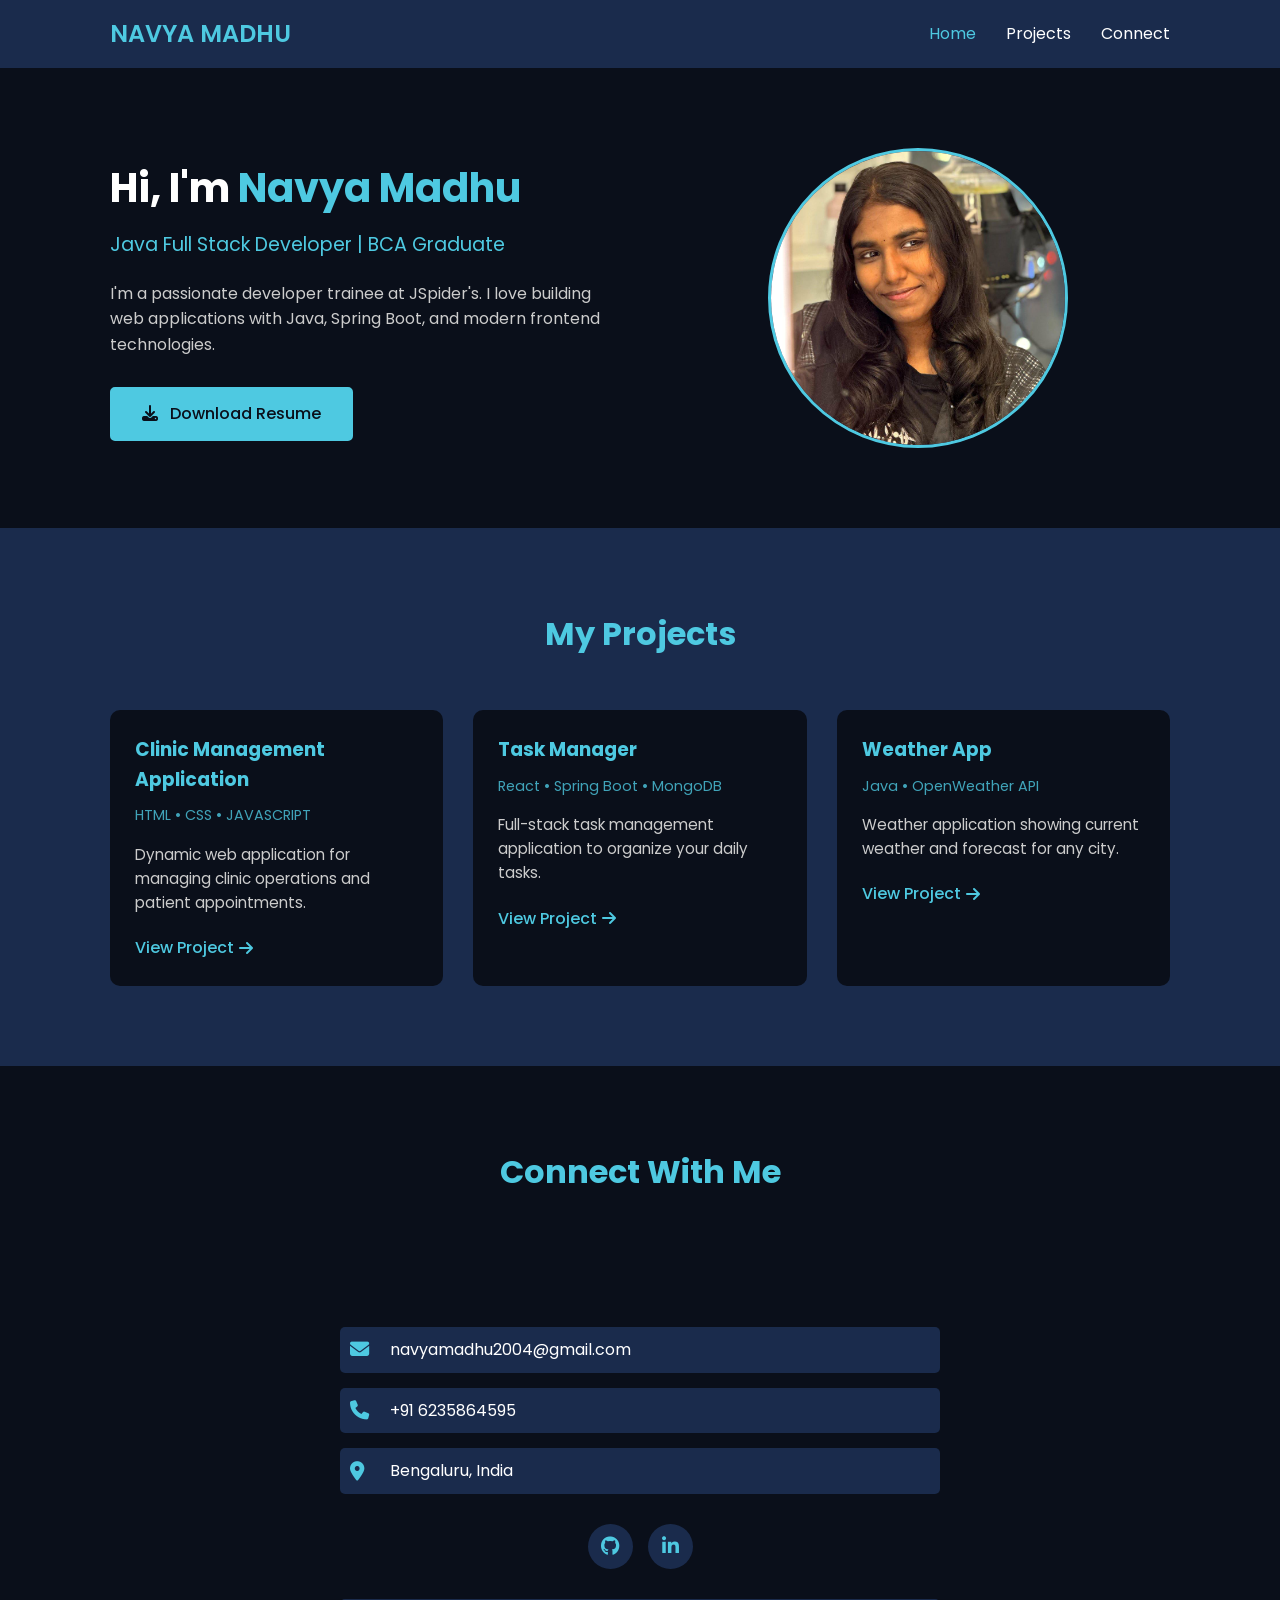
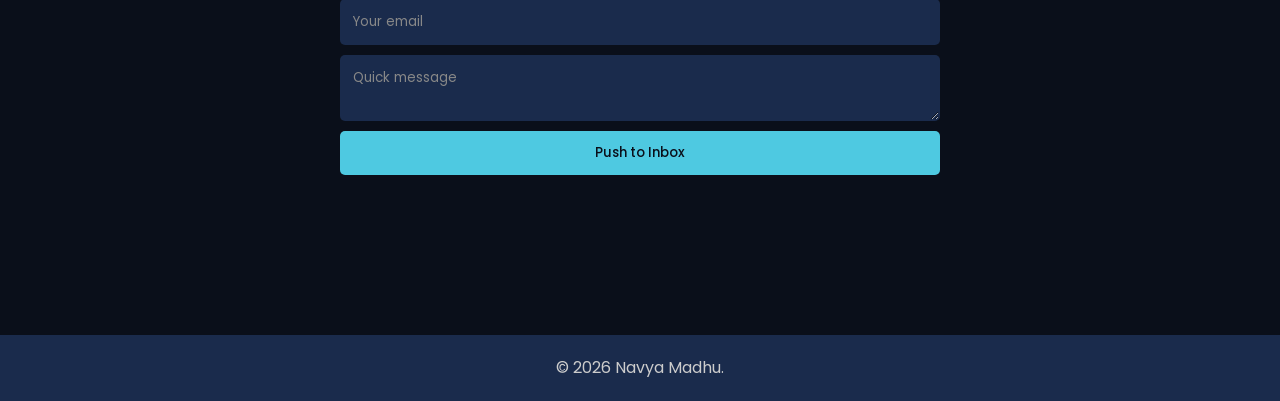
<file: index.html>
<!DOCTYPE html>
<html lang="en">
<head>
    <meta charset="UTF-8">
    <meta name="viewport" content="width=device-width, initial-scale=1.0">
    <title>My Portfolio</title>
    <link rel="stylesheet" href="https://cdnjs.cloudflare.com/ajax/libs/font-awesome/6.4.0/css/all.min.css">
    <link href="https://fonts.googleapis.com/css2?family=Poppins:wght@300;400;500;600&display=swap" rel="stylesheet">
    <link rel="stylesheet" href="./style.css">
    <script src="./script.js"></script>
</head>
<body>
    <!-- Nav Bar -->
    <nav class="navbar">
        <div class="container">
            <div class="nav-content">
                <div class="logo">NAVYA MADHU</div>
                <ul class="nav-links">
                    <li><a href="#home">Home</a></li>
                    <li><a href="#projects">Projects</a></li>
                    <li><a href="#connect">Connect</a></li>
                </ul>
            </div>
        </div>
    </nav>

    <!-- Home Section -->
    <section id="home" class="home">
        <div class="container">
            <div class="home-content">
                <!-- Small Description -->
                <div class="intro-text">
                    <h1>Hi, I'm <span class="name">Navya Madhu</span></h1>
                    <p class="title">Java Full Stack Developer | BCA Graduate</p>
                    <p class="description">
                        I'm a passionate developer trainee at JSpider's. 
                        I love building web applications with Java, Spring Boot, 
                        and modern frontend technologies.
                    </p>
                    
                    <!-- Download Resume Button -->
                    <a href="./resume.pdf" download class="btn">
                        <i class="fas fa-download"></i> Download Resume
                    </a>
                </div>

                <!-- Photo -->
                <div class="photo">
                    <div class="photo-placeholder">
                       <img src="navya.jpeg" alt="Navya Madhu">
                        <!-- <i class="fas fag-user-circle"></i> -->
                        <!-- <img src="your-photo.jpg" alt="Your Name"> -->
                    </div>
                </div>
            </div>
        </div>
    </section>

    <!-- Projects Section -->
    <section id="projects" class="projects">
        <div class="container">
            <h2 class="section-title">My Projects</h2>
            <div class="projects-grid">
                <!-- Project 1 -->
                <div class="project-card">
                    <h3>Clinic Management Application</h3>
                    <p class="tech">HTML • CSS • JAVASCRIPT</p>
                    <p class="desc">Dynamic web application for managing clinic operations and patient appointments.</p>
                    <a href="./project.html" class="project-link">View Project <i class="fas fa-arrow-right"></i></a>
                </div>

                <!-- Project 2 -->
                <div class="project-card">
                    <h3>Task Manager</h3>
                    <p class="tech">React • Spring Boot • MongoDB</p>
                    <p class="desc">Full-stack task management application to organize your daily tasks.</p>
                    <a href="#" class="project-link">View Project <i class="fas fa-arrow-right"></i></a>
                </div>

                <!-- Project 3 -->
                <div class="project-card">
                    <h3>Weather App</h3>
                    <p class="tech">Java • OpenWeather API</p>
                    <p class="desc">Weather application showing current weather and forecast for any city.</p>
                    <a href="#" class="project-link">View Project <i class="fas fa-arrow-right"></i></a>
                </div>
            </div>
        </div>
    </section>

    <!-- Connect Section -->
    <section id="connect" class="connect">
        <div class="container">
            <h2 class="section-title">Connect With Me</h2>
            <div class="connect-content">
                <!-- Contact Info -->
                <div class="contact-info">
                    <div class="contact-item">
                        <i class="fas fa-envelope"></i>
                        <a href="mailto:your.email@example.com">navyamadhu2004@gmail.com</a>
                    </div>
                    <div class="contact-item">
                        <i class="fas fa-phone"></i>
                        <a href="tel:+919876543210">+91 6235864595</a>
                    </div>
                    <div class="contact-item">
                        <i class="fas fa-map-marker-alt"></i>
                        <span>Bengaluru, India</span>
                    </div>
                </div>

                <!-- Social Links -->
                <div class="social-links">
                    <a href="https://github.com/navya-jpg" class="social-icon"><i class="fab fa-github"></i></a>
                    <a href="https://www.linkedin.com/in/navya-madhu-439824333?utm_source=share&utm_campaign=share_via&utm_content=profile&utm_medium=android_app" class="social-icon"><i class="fab fa-linkedin-in"></i></a>
                    <!-- <a href="#" class="social-icon"><i class="fab fa-twitter"></i></a> -->
                    <!-- <a href="#" class="social-icon"><i class="fab fa-instagram"></i></a> -->
                </div>

                <!-- Quick Contact Form -->
                <form class="quick-form" action="https://formspree.io/f/YOUR_FORM_ID" method="POST">
                    <input type="email" name="email" placeholder="Your email" required>
                    <textarea name="message" rows="2" placeholder="Quick message" required></textarea>
                    <button type="submit" class="btn-small">Push to Inbox</button>
                </form>
            </div>
        </div>
    </section>

    <!-- Footer -->
    <footer>
        <div class="container">
            <p>&copy; 2026 Navya Madhu.</p>
        </div>
    </footer>
    </body>
</html>
</file>
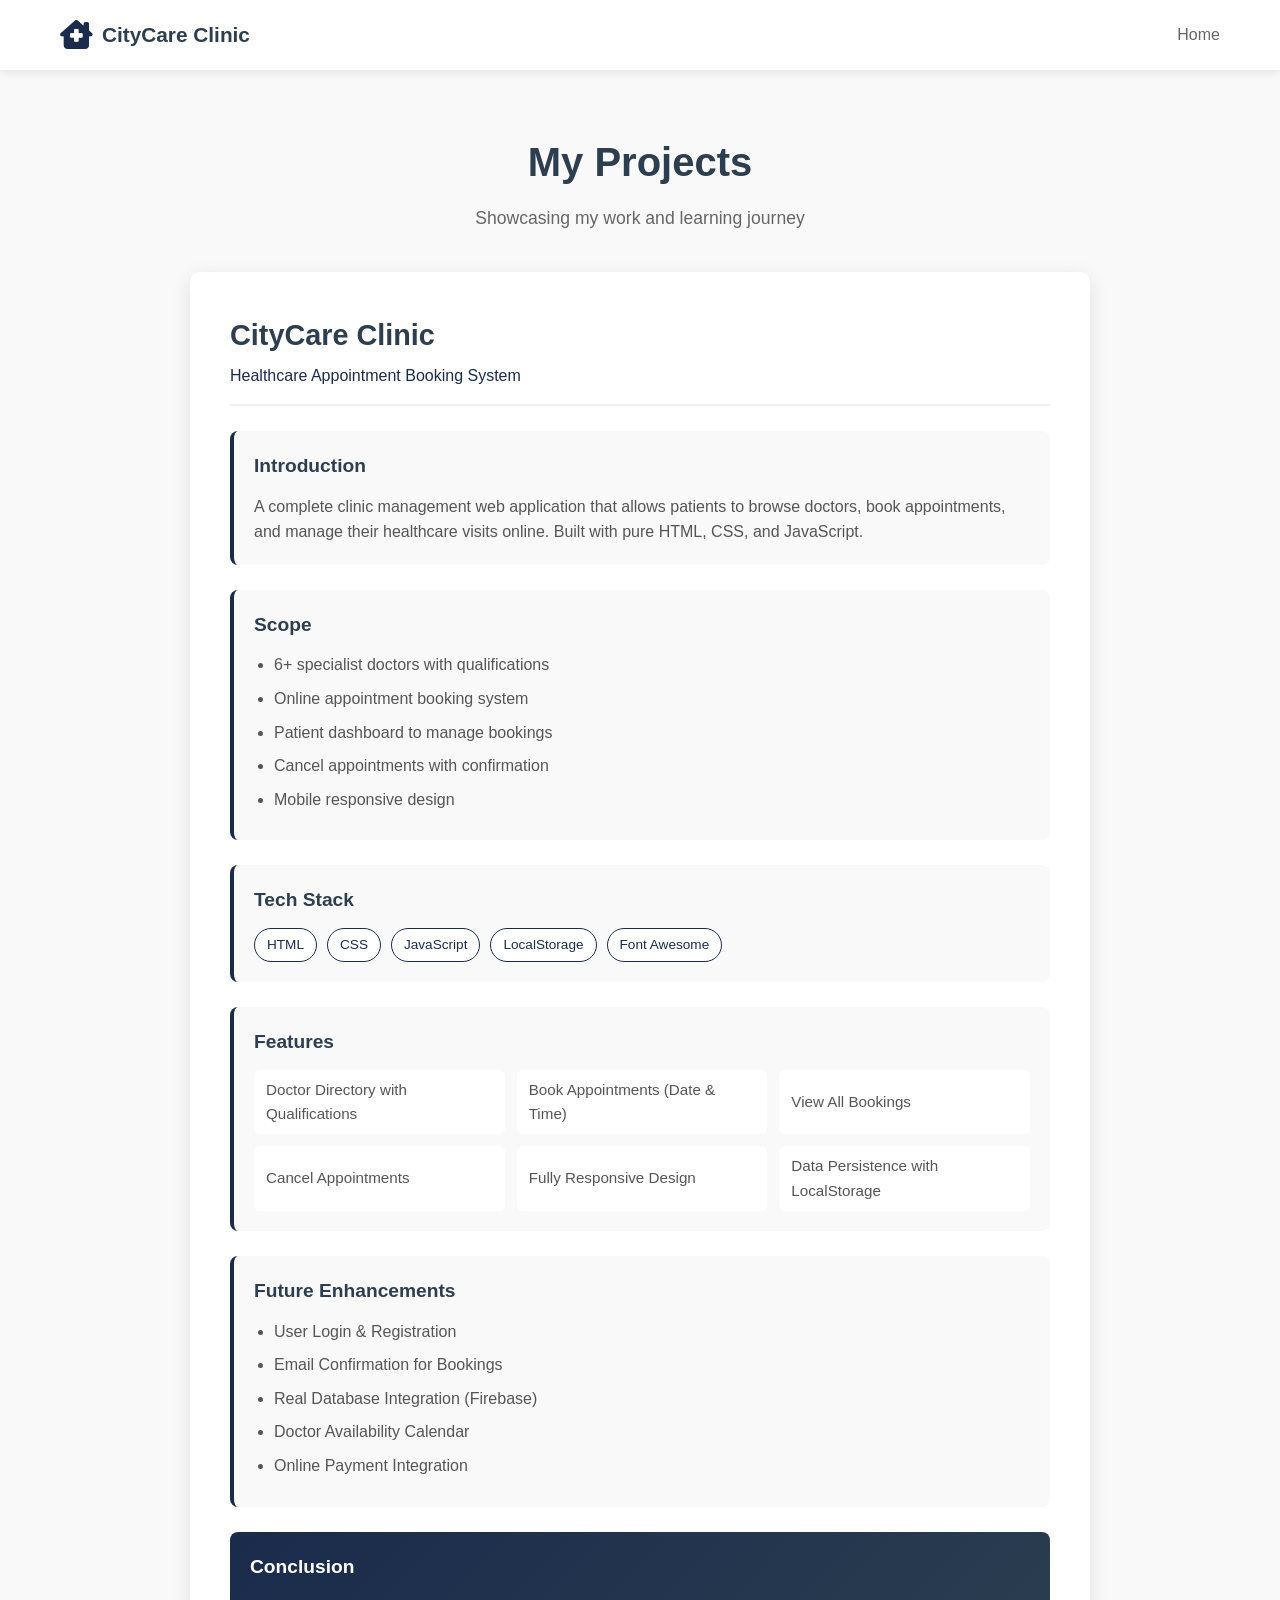
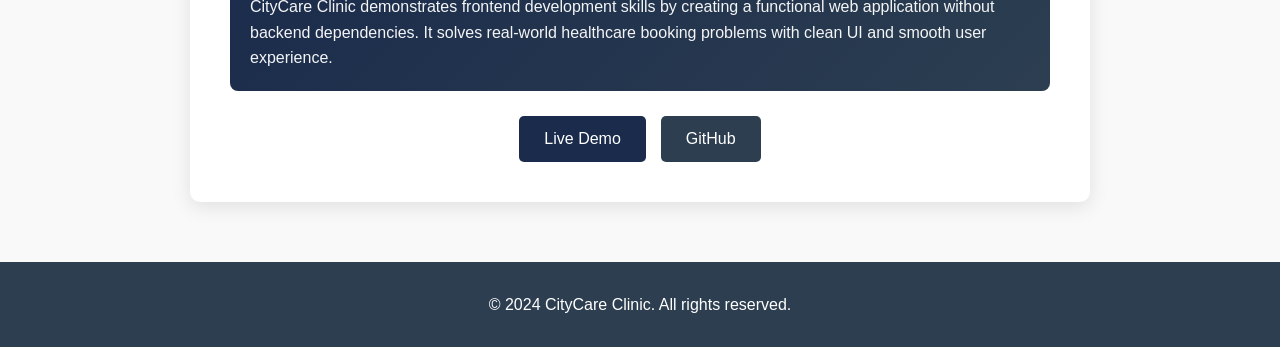
<file: project.html>
<!DOCTYPE html>
<html lang="en">
<head>
    <meta charset="UTF-8">
    <meta name="viewport" content="width=device-width, initial-scale=1.0">
    <title>My Projects - CityCare Clinic</title>
    <link rel="stylesheet" href="./project.css">
    <link rel="stylesheet" href="https://cdnjs.cloudflare.com/ajax/libs/font-awesome/6.0.0/css/all.min.css">
</head>
<body>
    <!-- Navigation -->
    <nav class="navbar">
        <div class="container">
            <div class="logo">
                <i class="fas fa-clinic-medical"></i>
                <span>CityCare Clinic</span>
            </div>
            <ul class="nav-links">
                <li><a href="index.html">Home</a></li>
                <!-- <li><a href="doctors.html">Doctors</a></li> -->
                <!-- <li><a href="book.html">Book Appointment</a></li> -->
                <!-- <li><a href="my-bookings.html">My Bookings</a></li> -->
                <!-- <li><a href="projects.html" class="active">Projects</a></li> -->
            </ul>
        </div>
    </nav>

    <!-- Projects Section -->
    <section class="projects-section">
        <div class="container">
            <h1 class="page-title">My Projects</h1>
            <p class="page-subtitle">Showcasing my work and learning journey</p>

            <!-- Project Card -->
            <div class="project-card">
                <h2>CityCare Clinic</h2>
                <p class="project-type">Healthcare Appointment Booking System</p>

                <!-- Introduction -->
                <div class="info-box">
                    <h3>Introduction</h3>
                    <p>A complete clinic management web application that allows patients to browse doctors, book appointments, and manage their healthcare visits online. Built with pure HTML, CSS, and JavaScript.</p>
                </div>

                <!-- Scope -->
                <div class="info-box">
                    <h3>Scope</h3>
                    <ul>
                        <li>6+ specialist doctors with qualifications</li>
                        <li>Online appointment booking system</li>
                        <li>Patient dashboard to manage bookings</li>
                        <li>Cancel appointments with confirmation</li>
                        <li>Mobile responsive design</li>
                    </ul>
                </div>

                <!-- Tech Stack -->
                <div class="info-box">
                    <h3>Tech Stack</h3>
                    <div class="tech-tags">
                        <span>HTML</span>
                        <span>CSS</span>
                        <span>JavaScript</span>
                        <span>LocalStorage</span>
                        <span>Font Awesome</span>
                    </div>
                </div>

                <!-- Features -->
                <div class="info-box">
                    <h3>Features</h3>
                    <div class="features-list">
                        <div class="feature-item">
                          
                            <span>Doctor Directory with Qualifications</span>
                        </div>
                        <div class="feature-item">
                            
                            <span>Book Appointments (Date & Time)</span>
                        </div>
                        <div class="feature-item">
                           
                            <span>View All Bookings</span>
                        </div>
                        <div class="feature-item">
                           
                            <span>Cancel Appointments</span>
                        </div>
                        <div class="feature-item">
                            
                            <span>Fully Responsive Design</span>
                        </div>
                        <div class="feature-item">
                      
                            <span>Data Persistence with LocalStorage</span>
                        </div>
                    </div>
                </div>

                <!-- Future Enhancements -->
                <div class="info-box">
                    <h3> Future Enhancements</h3>
                    <ul>
                        <li>User Login & Registration</li>
                        <li>Email Confirmation for Bookings</li>
                        <li>Real Database Integration (Firebase)</li>
                        <li>Doctor Availability Calendar</li>
                        <li>Online Payment Integration</li>
                    </ul>
                </div>

                <!-- Conclusion -->
                <div class="info-box conclusion">
                    <h3>Conclusion</h3>
                    <p>CityCare Clinic demonstrates frontend development skills by creating a functional web application without backend dependencies. It solves real-world healthcare booking problems with clean UI and smooth user experience.</p>
                </div>

                <!-- Links -->
                <div class="project-links">
                    <a href="#" class="btn btn-primary">Live Demo</a>
                    <a href="#" class="btn btn-secondary">GitHub</a>
                </div>
            </div>
        </div>
    </section>

    <!-- Footer -->
    <footer>
        <div class="container">
            <p>&copy; 2024 CityCare Clinic. All rights reserved.</p>
        </div>
    </footer>
</body>
</html>
</file>
<file: style.css>
/* style.css */

* {
    margin: 0;
    padding: 0;
    box-sizing: border-box;
}

body {
    font-family: 'Poppins', sans-serif;
    background: #0a0f1a;  /* Black */
    color: #fff;
    line-height: 1.6;
}

.container {
    max-width: 1100px;
    margin: 0 auto;
    padding: 0 20px;
}

/* Navigation */
.navbar {
    background: #1a2b4c;  /* Navy */
    padding: 15px 0;
    position: sticky;
    top: 0;
    z-index: 100;
}

.nav-content {
    display: flex;
    justify-content: space-between;
    align-items: center;
}

.logo {
    font-size: 1.5rem;
    font-weight: 600;
    color: #4ec9e1;  /* Sky Blue */
}

.nav-links {
    display: flex;
    list-style: none;
    gap: 30px;
}

.nav-links a {
    color: #fff;
    text-decoration: none;
    transition: color 0.3s;
}

.nav-links a:hover,
.nav-links a.active {
    color: #4ec9e1;
}

/* Home Section */
.home {
    padding: 80px 0;
    background: #0a0f1a;
}

.home-content {
    display: grid;
    grid-template-columns: 1fr 1fr;
    gap: 50px;
    align-items: center;
}

.intro-text h1 {
    font-size: 2.5rem;
    margin-bottom: 10px;
}

.name {
    color: #4ec9e1;
}

.title {
    font-size: 1.2rem;
    color: #4ec9e1;
    margin-bottom: 20px;
}

.description {
    color: #ccc;
    margin-bottom: 30px;
    max-width: 500px;
}

/* Download Button */
.btn {
    display: inline-block;
    padding: 12px 30px;
    background: #4ec9e1;
    color: #0a0f1a;
    text-decoration: none;
    border-radius: 5px;
    font-weight: 500;
    transition: all 0.3s;
    border: 2px solid #4ec9e1;
}

.btn:hover {
    background: transparent;
    color: #4ec9e1;
}

.btn i {
    margin-right: 8px;
}

/* Photo */
.photo-placeholder {
    width: 300px;
    height: 300px;
    background: #1a2b4c;
    border-radius: 50%;
    display: flex;
    align-items: center;
    justify-content: center;
    margin: 0 auto;
    border: 3px solid #4ec9e1;
}

.photo-placeholder i {
    font-size: 150px;
    color: #4ec9e1;
}

.photo-placeholder img {
    width: 100%;
    height: 100%;
    object-fit: cover;
    border-radius: 50%;
}

/* Projects Section */
.projects {
    padding: 80px 0;
    background: #1a2b4c;
}

.section-title {
    font-size: 2rem;
    text-align: center;
    margin-bottom: 50px;
    color: #4ec9e1;
}

.projects-grid {
    display: grid;
    grid-template-columns: repeat(auto-fit, minmax(300px, 1fr));
    gap: 30px;
}

.project-card {
    background: #0a0f1a;
    padding: 25px;
    border-radius: 10px;
    transition: transform 0.3s;
}

.project-card:hover {
    transform: translateY(-5px);
}

.project-card h3 {
    color: #4ec9e1;
    margin-bottom: 10px;
}

.tech {
    color: #4ec9e1;
    font-size: 0.9rem;
    margin-bottom: 15px;
    opacity: 0.8;
}

.desc {
    color: #ccc;
    margin-bottom: 20px;
    font-size: 0.95rem;
}

.project-link {
    color: #4ec9e1;
    text-decoration: none;
    display: inline-flex;
    align-items: center;
    gap: 5px;
    font-weight: 500;
}

.project-link:hover {
    gap: 10px;
}

/* Connect Section */
.connect {
    padding: 80px 0;
    background: #0a0f1a;
}

.connect-content {
    padding: 80px 0;
    max-width: 600px;
    margin: 0 auto;
}

.contact-info {
    margin-bottom: 30px;
}

.contact-item {
    display: flex;
    align-items: center;
    gap: 15px;
    margin-bottom: 15px;
    padding: 10px;
    background: #1a2b4c;
    border-radius: 5px;
}

.contact-item i {
    width: 25px;
    color: #4ec9e1;
    font-size: 1.2rem;
}

.contact-item a,
.contact-item span {
    color: #fff;
    text-decoration: none;
}

.contact-item a:hover {
    color: #4ec9e1;
}

/* Social Links */
.social-links {
    display: flex;
    gap: 15px;
    justify-content: center;
    margin-bottom: 30px;
}

.social-icon {
    width: 45px;
    height: 45px;
    background: #1a2b4c;
    border-radius: 50%;
    display: flex;
    align-items: center;
    justify-content: center;
    color: #4ec9e1;
    text-decoration: none;
    transition: all 0.3s;
    font-size: 1.2rem;
}

.social-icon:hover {
    background: #4ec9e1;
    color: #0a0f1a;
    transform: translateY(-3px);
}

/* Quick Form */
.quick-form {
    display: flex;
    flex-direction: column;
    gap: 10px;
}

.quick-form input,
.quick-form textarea {
    padding: 12px;
    background: #1a2b4c;
    border: 1px solid transparent;
    border-radius: 5px;
    color: #fff;
    font-family: 'Poppins', sans-serif;
}

.quick-form input:focus,
.quick-form textarea:focus {
    outline: none;
    border-color: #4ec9e1;
}

.quick-form input::placeholder,
.quick-form textarea::placeholder {
    color: #888;
}

.btn-small {
    padding: 12px;
    background: #4ec9e1;
    color: #0a0f1a;
    border: none;
    border-radius: 5px;
    cursor: pointer;
    font-weight: 500;
    font-family: 'Poppins', sans-serif;
    transition: all 0.3s;
}

.btn-small:hover {
    background: transparent;
    color: #4ec9e1;
    border: 2px solid #4ec9e1;
    padding: 10px;
}

/* Footer */
footer {
    background: #1a2b4c;
    padding: 20px 0;
    text-align: center;
    color: #ccc;
}

/* Responsive */
@media (max-width: 768px) {
    .home-content {
        grid-template-columns: 1fr;
        text-align: center;
    }
    
    .intro-text {
        order: 2;
    }
    
    .photo {
        order: 1;
    }
    
    .description {
        margin: 0 auto 30px;
    }
    
    .nav-links {
        gap: 15px;
    }
}

@media (max-width: 480px) {
    .nav-content {
        flex-direction: column;
        gap: 10px;
    }
    
    .intro-text h1 {
        font-size: 2rem;
    }
    
    .photo-placeholder {
        width: 200px;
        height: 200px;
    }
    
    .photo-placeholder i {
        font-size: 100px;
    }
}
</file>
<file: project.css>
* {
    margin: 0;
    padding: 0;
    box-sizing: border-box;
}

body {
    font-family: -apple-system, BlinkMacSystemFont, 'Segoe UI', Roboto, Oxygen, Ubuntu, sans-serif;
    line-height: 1.6;
    color: #333;
    min-height: 100vh;
    display: flex;
    flex-direction: column;
}

.container {
    max-width: 1200px;
    margin: 0 auto;
    padding: 0 20px;
}

/* ===== NAVIGATION (Same as CityCare) ===== */
.navbar {
    background: white;
    box-shadow: 0 2px 10px rgba(0,0,0,0.1);
    position: sticky;
    top: 0;
    z-index: 100;
}

.navbar .container {
    display: flex;
    justify-content: space-between;
    align-items: center;
    height: 70px;
}

.logo {
    display: flex;
    align-items: center;
    gap: 10px;
    font-size: 1.3rem;
    font-weight: bold;
    color: #2c3e50;
}

.logo i {
    color: #1a2b4c;
    font-size: 1.8rem;
}

.nav-links {
    display: flex;
    list-style: none;
    gap: 30px;
}

.nav-links a {
    text-decoration: none;
    color: #666;
    font-weight: 500;
    transition: color 0.3s;
    padding: 5px 0;
    position: relative;
}

.nav-links a:hover,
.nav-links a.active {
    color: #1a2b4c;
}

.nav-links a.active::after {
    content: '';
    position: absolute;
    bottom: 0;
    left: 0;
    width: 100%;
    height: 2px;
    background: #1a2b4c;
}

/* ===== PROJECTS SECTION ===== */
.projects-section {
    padding: 60px 0;
    flex: 1;
    background: #f9f9f9;
}

.page-title {
    text-align: center;
    font-size: 2.5rem;
    color: #2c3e50;
    margin-bottom: 10px;
}

.page-subtitle {
    text-align: center;
    font-size: 1.1rem;
    color: #666;
    margin-bottom: 40px;
}

/* ===== PROJECT CARD ===== */
.project-card {
    background: white;
    border-radius: 10px;
    padding: 40px;
    max-width: 900px;
    margin: 0 auto;
    box-shadow: 0 5px 20px rgba(0,0,0,0.1);
}

.project-card h2 {
    color: #2c3e50;
    font-size: 1.8rem;
    margin-bottom: 5px;
}

.project-type {
    color: #1a2b4c;
    font-weight: 500;
    margin-bottom: 25px;
    padding-bottom: 15px;
    border-bottom: 2px solid #f0f0f0;
}

/* ===== INFO BOXES ===== */
.info-box {
    margin-bottom: 25px;
    padding: 20px;
    background: #f9f9f9;
    border-radius: 8px;
    border-left: 4px solid #1a2b4c;
}

.info-box h3 {
    color: #2c3e50;
    margin-bottom: 12px;
    font-size: 1.2rem;
    display: flex;
    align-items: center;
    gap: 8px;
}

.info-box h3 i {
    color: #1a2b4c;
}

.info-box p {
    color: #555;
    line-height: 1.6;
}

.info-box ul {
    margin-left: 20px;
    color: #555;
}

.info-box li {
    margin-bottom: 8px;
}

/* ===== TECH TAGS ===== */
.tech-tags {
    display: flex;
    flex-wrap: wrap;
    gap: 10px;
    margin-top: 5px;
}

.tech-tags span {
    background: white;
    color: #1a2b4c;
    padding: 5px 12px;
    border-radius: 20px;
    font-size: 0.85rem;
    font-weight: 500;
    border: 1px solid #1a2b4c;
}

/* ===== FEATURES LIST ===== */
.features-list {
    display: grid;
    grid-template-columns: repeat(auto-fit, minmax(250px, 1fr));
    gap: 12px;
    margin-top: 5px;
}

.feature-item {
    display: flex;
    align-items: center;
    gap: 10px;
    padding: 8px 12px;
    background: white;
    border-radius: 6px;
}

.feature-item i {
    color: #1a2b4c;
    width: 20px;
    font-size: 0.9rem;
}

.feature-item span {
    color: #555;
    font-size: 0.95rem;
}

/* ===== CONCLUSION BOX ===== */
.conclusion {
    background: linear-gradient(135deg, #1a2b4c, #2c3e50);
    border-left: none;
    color: white;
}

.conclusion h3 {
    color: white;
}

.conclusion h3 i {
    color: white;
}

.conclusion p {
    color: rgba(255,255,255,0.95);
}

/* ===== PROJECT LINKS ===== */
.project-links {
    display: flex;
    gap: 15px;
    margin-top: 25px;
    justify-content: center;
}

.btn {
    display: inline-block;
    padding: 10px 25px;
    border-radius: 5px;
    text-decoration: none;
    font-weight: 500;
    transition: all 0.3s;
}

.btn-primary {
    background: #1a2b4c;
    color: white;
}

.btn-primary:hover {
    background: #1a2b4c;
    transform: translateY(-2px);
}

.btn-secondary {
    background: #2c3e50;
    color: white;
}

.btn-secondary:hover {
    background: #1a2632;
    transform: translateY(-2px);
}

/* ===== FOOTER ===== */
footer {
    background: #2c3e50;
    color: white;
    padding: 30px 0;
    text-align: center;
    margin-top: auto;
}

/* ===== RESPONSIVE ===== */
@media (max-width: 768px) {
    .navbar .container {
        flex-direction: column;
        height: auto;
        padding: 15px;
    }
    
    .nav-links {
        margin-top: 15px;
        flex-wrap: wrap;
        justify-content: center;
        gap: 20px;
    }
    
    .page-title {
        font-size: 1.8rem;
    }
    
    .project-card {
        padding: 25px;
    }
    
    .project-card h2 {
        font-size: 1.5rem;
    }
    
    .features-list {
        grid-template-columns: 1fr;
    }
    
    .project-links {
        flex-direction: column;
        align-items: center;
    }
    
    .btn {
        width: 200px;
        text-align: center;
    }
}
</file>
